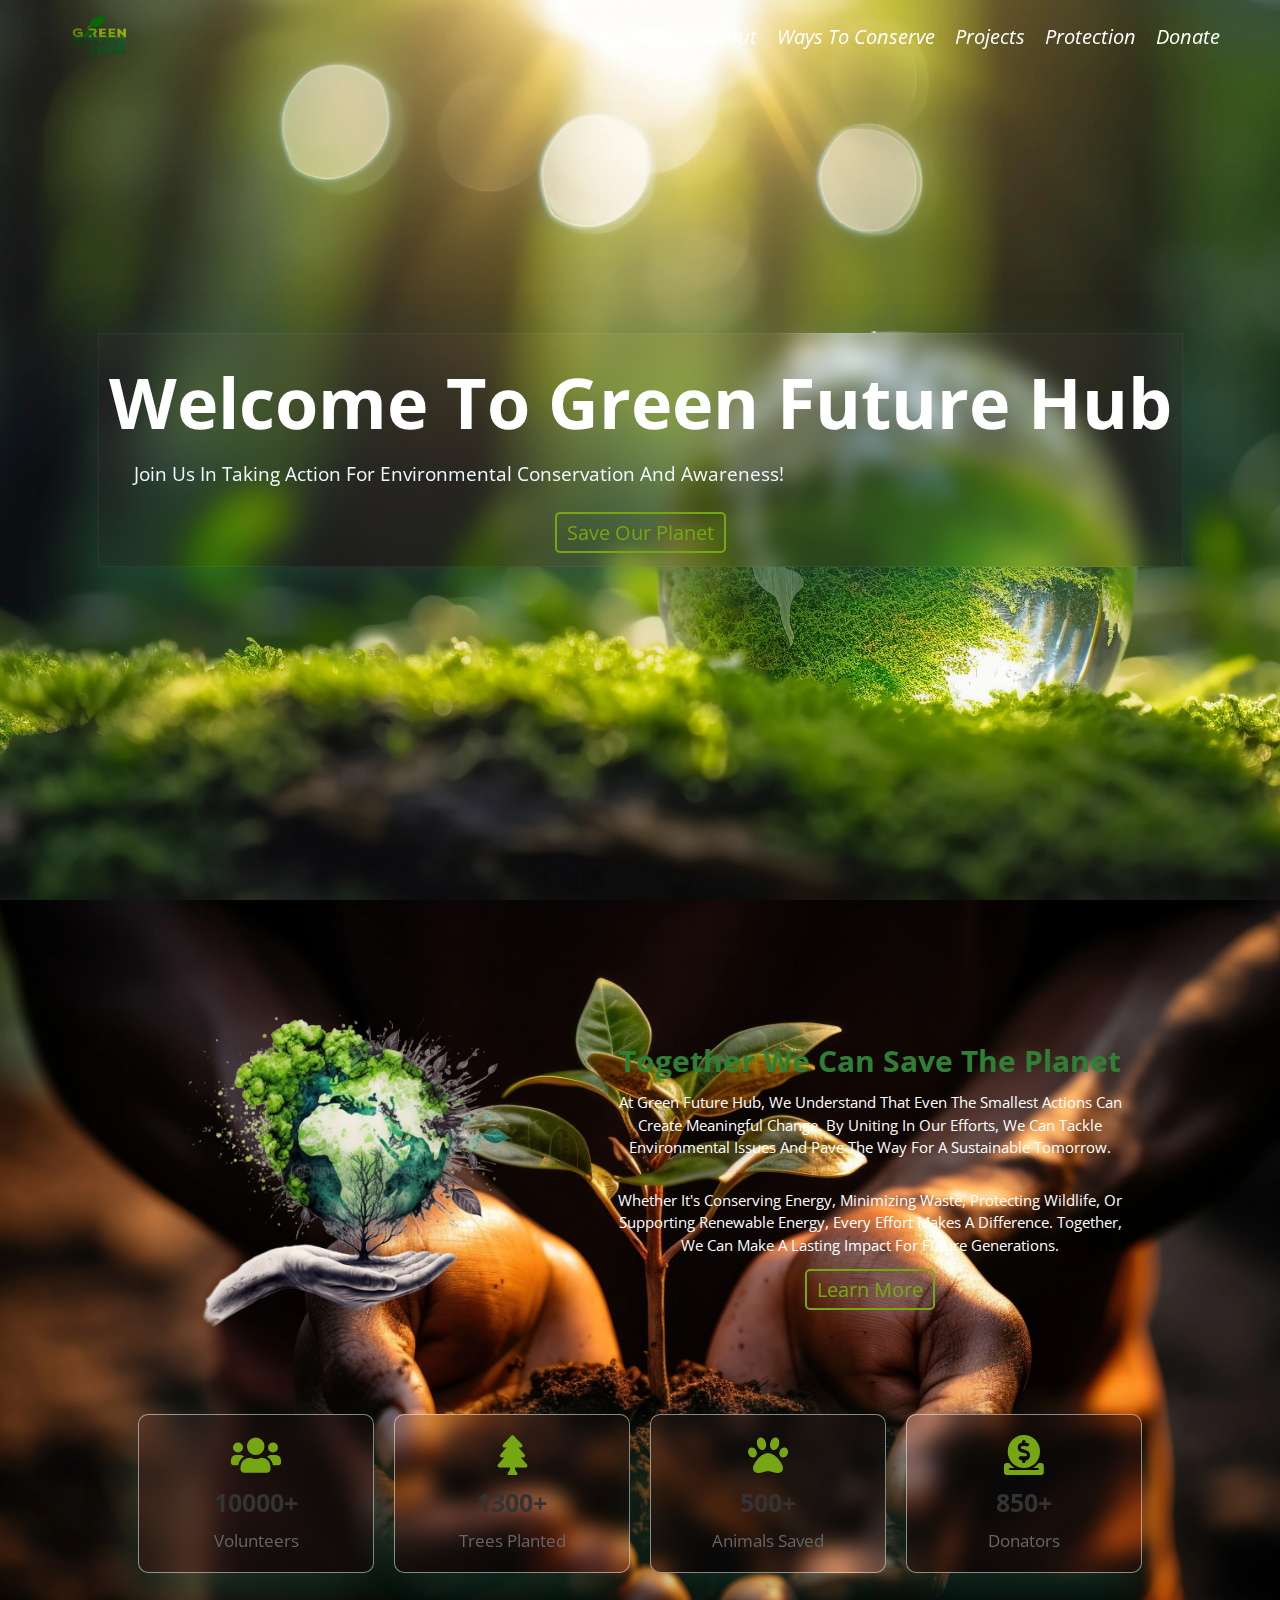
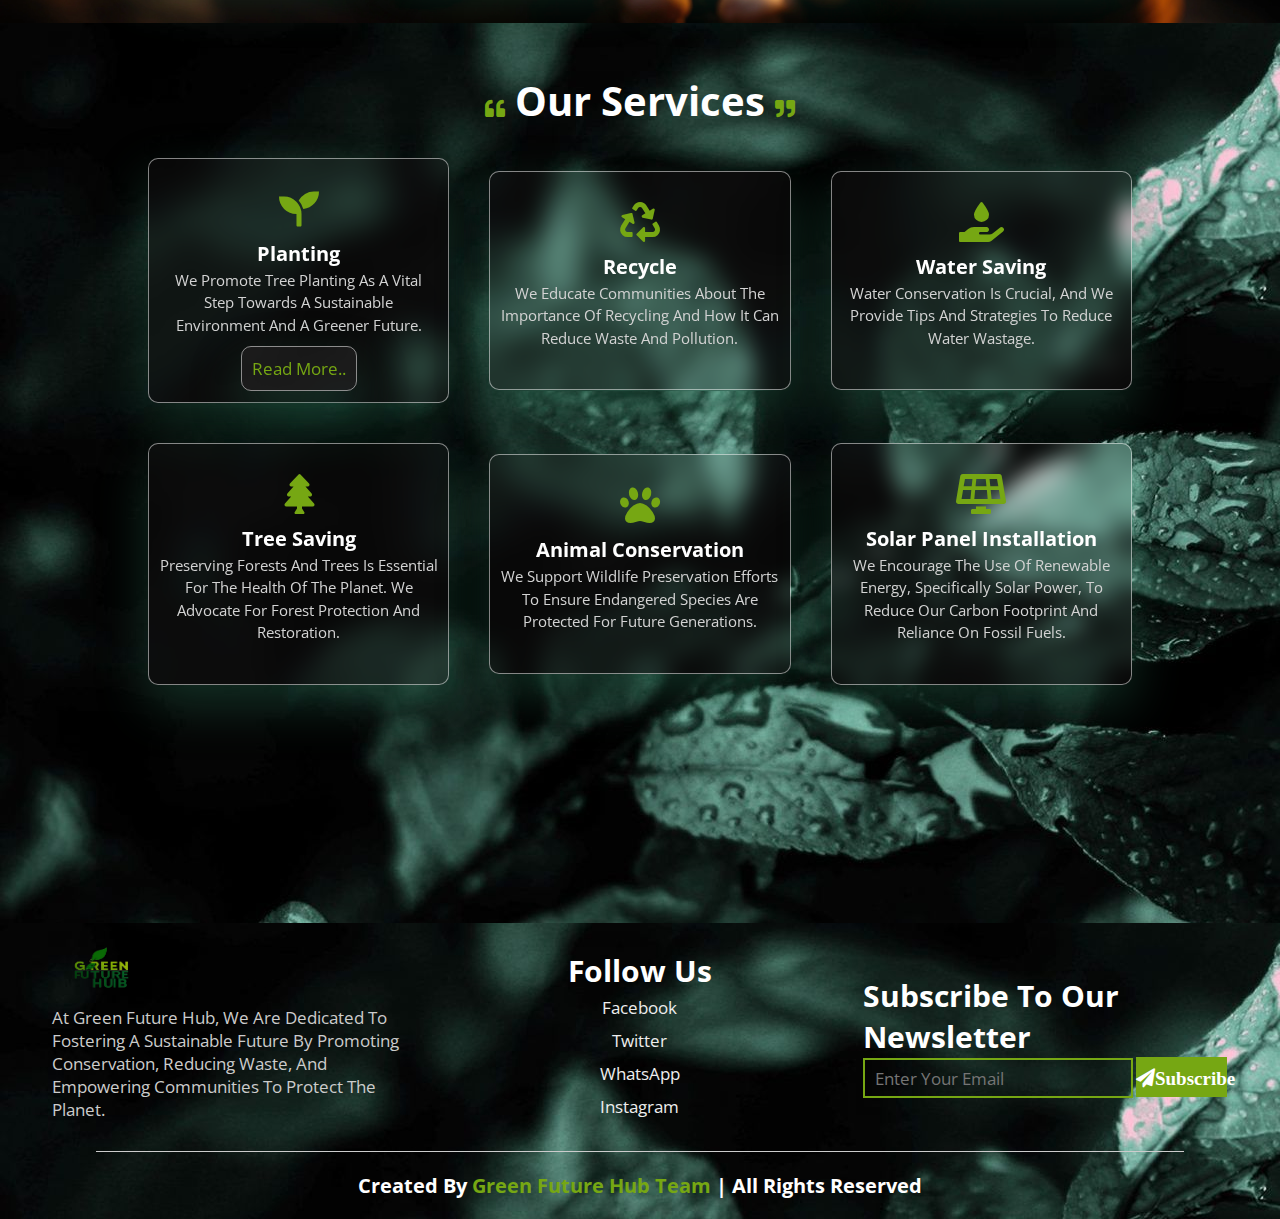
<file: index.html>
<!DOCTYPE html>
<html lang="en">
<head>
    <meta charset="UTF-8">
    <meta name="viewport" content="width=device-width, initial-scale=1.0">
    <title>Green Future Hub Project</title>
    <!-- font awesome cdn link  -->
    <link rel="stylesheet" href="https://cdnjs.cloudflare.com/ajax/libs/font-awesome/5.15.2/css/all.min.css">
    <link rel="stylesheet" href="style.css">
    <script src="script.js" defer></script>

</head>
<body>
    <!-- header section -->
    <header>
        <a href="#home"><img src="images/Black and Green Typographical Green Energy Logo.png" alt="" class="header-logo" width="200"> </a>
        <nav class="navbar">
            <ul>
                <li><a href="#home">home</a></li>
                <li><a href="about.html">About</a></li>
                <li><a href="conserve.html">Ways to Conserve</a></li>
                <li><a href="projects.html">Projects</a></li>
                <li><a href="protection.html">Protection</a></li>
                <li><a href="donate.html">Donate</a></li>
            </ul>
        </nav>
        <div class="fas fa-bars"></div>
    </header>
    <!-- header section -->
    <!-- home section -->
    <section class="home" id="home">
        <div class="content">
            <h1>Welcome to Green Future Hub</h1>
            <p style="color: aliceblue;">Join us in taking action for environmental conservation and awareness!</p>
            <a href="protection.html" class="btn">Save Our Planet</a>
        </div>
    </section>
    <!-- about section -->
    <section class="about" id="about">
        <div class="row">
            <div class="image">
                <img src="images/about.png" alt="">
            </div>
            <div class="content">
                <h3>Together We Can Save the Planet</h3>
                <p>At Green Future Hub, we understand that even the smallest actions can create meaningful change. By uniting in our efforts, we can tackle environmental issues and pave the way for a sustainable tomorrow.</p>
                <p>Whether it's conserving energy, minimizing waste, protecting wildlife, or supporting renewable energy, every effort makes a difference. Together, we can make a lasting impact for future generations.</p>
                <a href="about.html" class="btn">Learn More</a>
            </div>
            
        </div>
        <div class="box-container">
            <div class="box">
                <i class="fas fa-users"></i>
                <h3>10000+</h3>
                <p>volunteers</p>
            </div>
            <div class="box">
                <i class="fas fa-tree"></i>
                <h3>1300+</h3>
                <p>trees planted</p>
            </div>
            <div class="box">
                <i class="fas fa-paw"></i>
                <h3>500+</h3>
                <p>animals saved</p>
            </div>
            <div class="box">
                <i class="fas fa-donate"></i>
                <h3>850+</h3>
                <p>donators</p>
            </div>
        </div>
    </section>
    <!-- services section -->
    <section class="services" id="services">
        <h1 class="heading"> <i class="fas fa-quote-left"></i> Our Services <i class="fas fa-quote-right"></i></h1>
        <div class="box-container">
            <div class="box">
                <div class="detail">
                    <i class="fas fa-seedling"></i>
                    <h3>Planting</h3>
                    <p>We promote tree planting as a vital step towards a sustainable environment and a greener future.</p>
                    <a href="planting.html">Read more..</a>
                </div>
            </div>
            <div class="box">
                <div class="detail">
                    <i class="fas fa-recycle"></i>
                    <h3>Recycle</h3>
                    <p>We educate communities about the importance of recycling and how it can reduce waste and pollution.</p>
                </div>
            </div>
            <div class="box">
                <div class="detail">
                    <i class="fas fa-hand-holding-water"></i>
                    <h3>Water Saving</h3>
                    <p>Water conservation is crucial, and we provide tips and strategies to reduce water wastage.</p>
                </div>
            </div>
            <div class="box">
                <div class="detail">
                    <i class="fas fa-tree"></i>
                    <h3>Tree Saving</h3>
                    <p>Preserving forests and trees is essential for the health of the planet. We advocate for forest protection and restoration.</p>
                </div>
            </div>
            <div class="box">
                <div class="detail">
                    <i class="fas fa-paw"></i>
                    <h3>Animal Conservation</h3>
                    <p>We support wildlife preservation efforts to ensure endangered species are protected for future generations.</p>
                </div>
            </div>
            <div class="box">
                <div class="detail">
                    <i class="fas fa-solar-panel"></i>
                    <h3>Solar Panel Installation</h3>
                    <p>We encourage the use of renewable energy, specifically solar power, to reduce our carbon footprint and reliance on fossil fuels.</p>
                </div>
            </div>
        </div>
    </section>
 <!-- footer section -->
<section class="footer">
    <div class="box-container">
        <!-- Logo and description -->
        <div class="box">
            <a href="#"><img src="images/Black and Green Typographical Green Energy Logo.png" alt="Green Future Hub Logo" class="header-logo"></a>
            <p>At Green Future Hub, we are dedicated to fostering a sustainable future by promoting conservation, reducing waste, and empowering communities to protect the planet.</p>
        </div>

        <!-- Social media links -->
        <div class="box">
            <h3 class="share">Follow Us</h3>
            <a href="" target="_blank">Facebook</a>
            <a href="" target="_blank">Twitter</a>
            <a href="https://web.whatsapp.com/+256787893752" target="_blank">WhatsApp</a>
            <a href="" target="_blank">Instagram</a>
        </div>

        <!-- Newsletter subscription -->
        <div class="box">
            <h3 class="news">Subscribe to Our Newsletter</h3>
            <form action="">
                <input type="email" placeholder="Enter your email" required>
                <button type="submit" class="fas fa-paper-plane">Subscribe</button>
            </form>
        </div>
    </div>
    
    <h1 class="credit">Created by <span>Green Future Hub Team</span> | All Rights Reserved</h1>
</section>

</body>
</html>
</file>
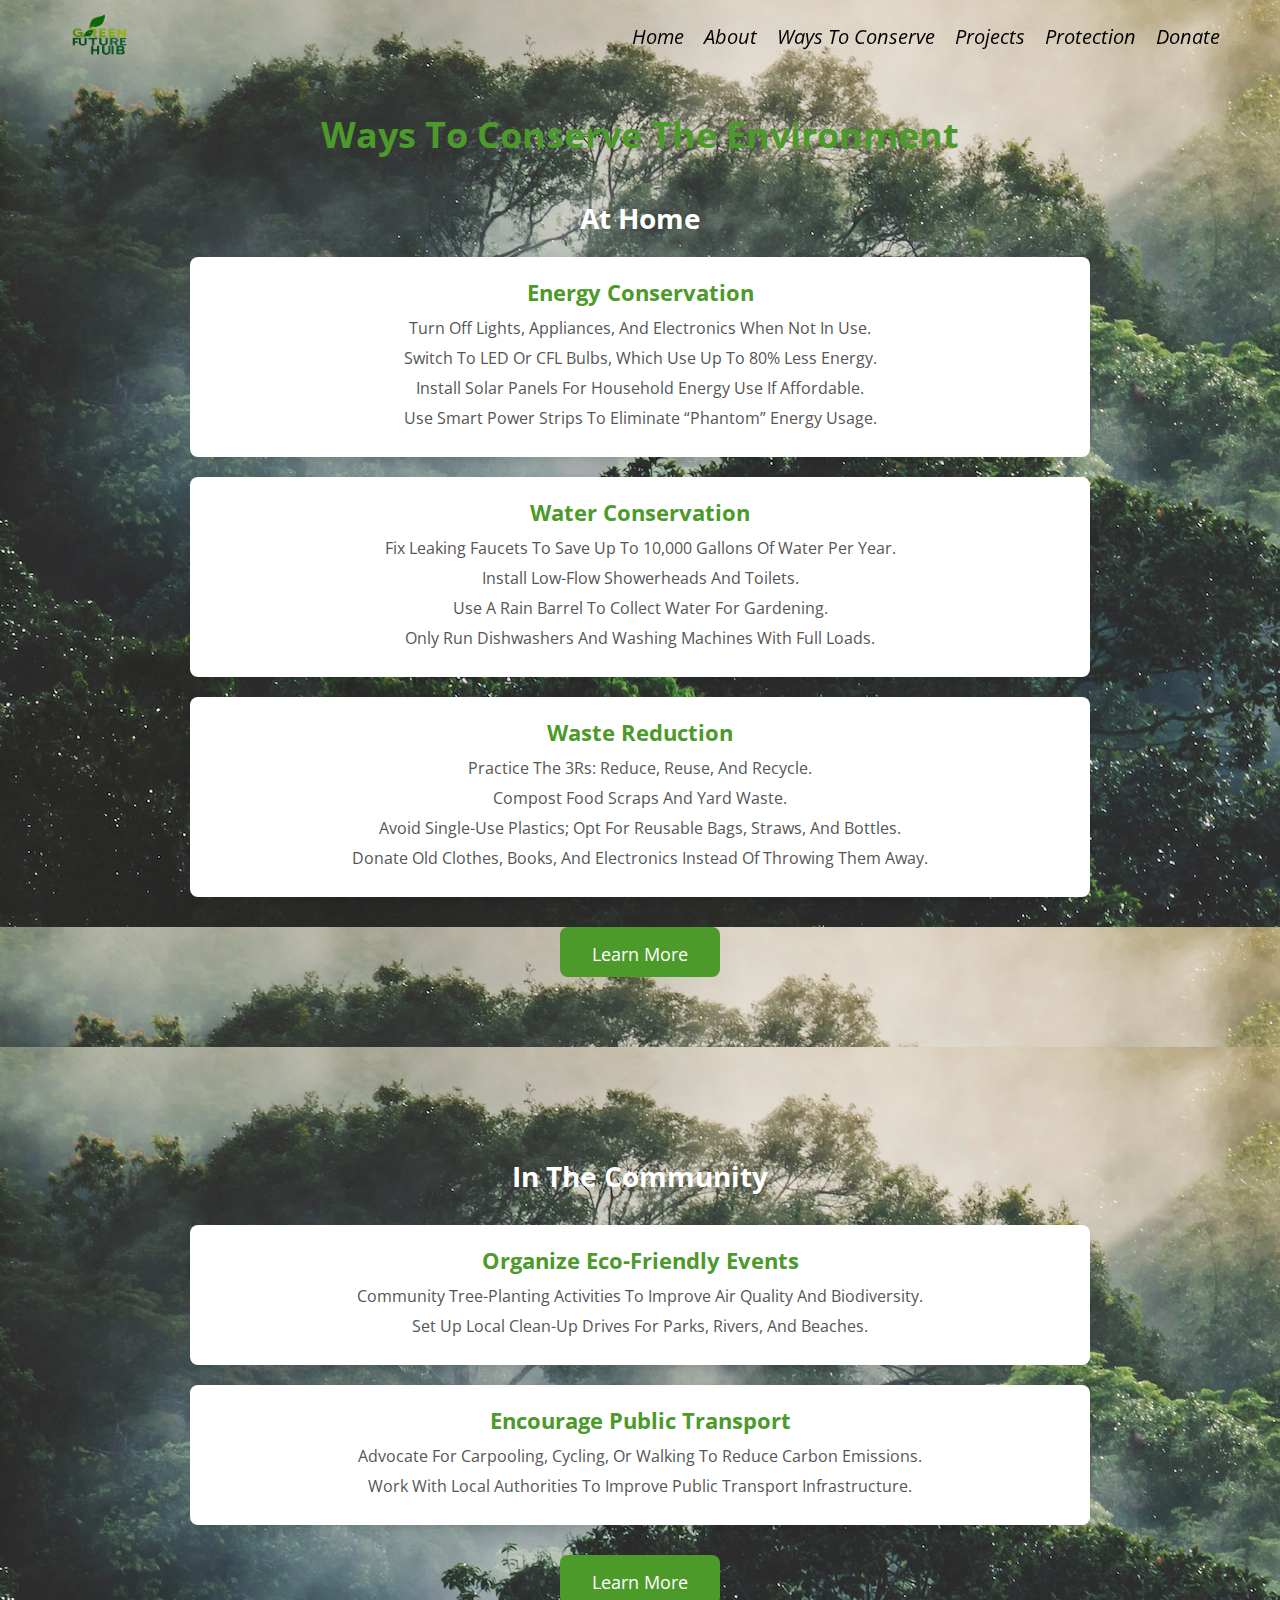
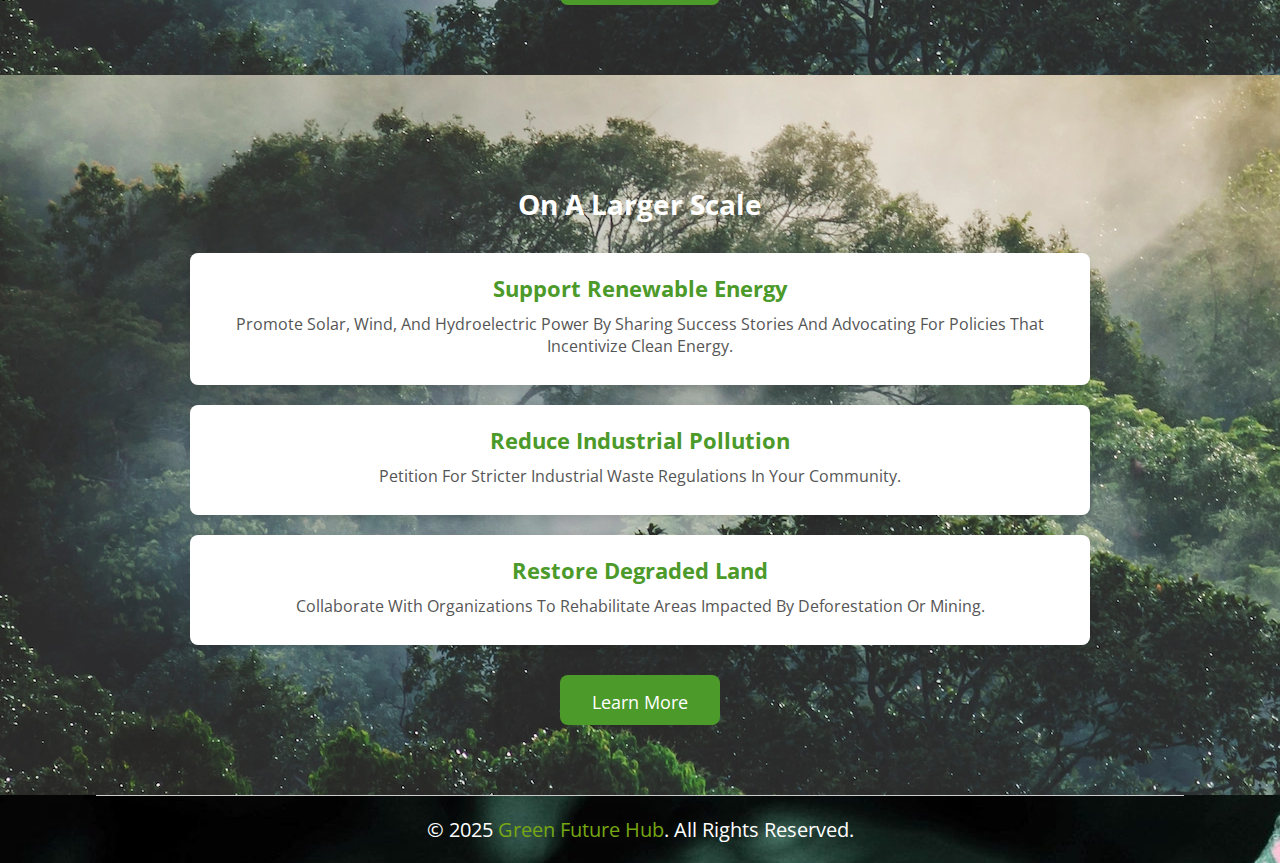
<file: conserve.html>
<!DOCTYPE html>
<html lang="en">
<head>
    <meta charset="UTF-8">
    <meta name="viewport" content="width=device-width, initial-scale=1.0">
    <title>Green Future Hub</title>
    <link rel="stylesheet" href="https://cdnjs.cloudflare.com/ajax/libs/font-awesome/5.15.2/css/all.min.css">
    <link rel="stylesheet" href="style.css"> 
    <script src="script.js" defer></script>

</head>
<body class="conserve-page">
    <!-- header section -->
    <header>
        <a href="#home"><img src="images/Black and Green Typographical Green Energy Logo.png" alt="" class="header-logo" width="200"> </a>
        <nav class="navbar">
            <ul>
                <li><a href="index.html">home</a></li>
                <li><a href="about.html">About</a></li>
                <li><a href="conserve.html">Ways to Conserve</a></li>
                <li><a href="projects.html">Projects</a></li>
                <li><a href="protection.html">Protection</a></li>
                <li><a href="donate.html">Donate</a></li>
            </ul>
        </nav>
        <div class="fas fa-bars"></div>
    </header>
    <!-- Ways to Conserve Section -->
    <section class="ways-to-conserve" id="home">
        <div class="heading">
            <h1>Ways to Conserve the Environment</h1>
        </div>

        <div class="content" >
            <h2 class="heading-conserve">At Home</h2>

            <div class="category">
                <h3>Energy Conservation</h3>
                <ul>
                    <li>Turn off lights, appliances, and electronics when not in use.</li>
                    <li>Switch to LED or CFL bulbs, which use up to 80% less energy.</li>
                    <li>Install solar panels for household energy use if affordable.</li>
                    <li>Use smart power strips to eliminate “phantom” energy usage.</li>
                </ul>
            </div>

            <div class="category">
                <h3>Water Conservation</h3>
                <ul>
                    <li>Fix leaking faucets to save up to 10,000 gallons of water per year.</li>
                    <li>Install low-flow showerheads and toilets.</li>
                    <li>Use a rain barrel to collect water for gardening.</li>
                    <li>Only run dishwashers and washing machines with full loads.</li>
                </ul>
            </div>

            <div class="category">
                <h3>Waste Reduction</h3>
                <ul>
                    <li>Practice the 3Rs: Reduce, Reuse, and Recycle.</li>
                    <li>Compost food scraps and yard waste.</li>
                    <li>Avoid single-use plastics; opt for reusable bags, straws, and bottles.</li>
                    <li>Donate old clothes, books, and electronics instead of throwing them away.</li>
                </ul>
            </div>

            <button class="btn" onclick="window.open('https://www.rainforesttrust.org/our-impact/rainforest-news/6-ways-to-help-the-environment-from-home/', '_blank')">Learn More</button>
        </div>
    </section>

    <!-- In the Community Section -->
    <section class="ways-to-conserve" id="Community">
        <div class="heading">
            <h2 class="heading-conserve">In the Community</h2>
        </div>

        <div class="content">
            <div class="category">
                <h3>Organize Eco-Friendly Events</h3>
                <ul>
                    <li>Community tree-planting activities to improve air quality and biodiversity.</li>
                    <li>Set up local clean-up drives for parks, rivers, and beaches.</li>
                </ul>
            </div>

            <div class="category">
                <h3>Encourage Public Transport</h3>
                <ul>
                    <li>Advocate for carpooling, cycling, or walking to reduce carbon emissions.</li>
                    <li>Work with local authorities to improve public transport infrastructure.</li>
                </ul>
            </div>

            <button class="btn" onclick="window.open('https://www.greenmountainenergy.com/en/why-renewable-energy/protect-the-environment', '_blank')">Learn More</button>

            
        </div>
    </section>

    <!-- On a Larger Scale Section -->
    <section class="ways-to-conserve" id="LargerScale">
        <div class="heading">
            <h2 class="heading-conserve">On a Larger Scale</h2>
        </div>

        <div class="content">
            <div class="category">
                <h3>Support Renewable Energy</h3>
                <ul>
                    <li>Promote solar, wind, and hydroelectric power by sharing success stories and advocating for policies that incentivize clean energy.</li>
                </ul>
            </div>

            <div class="category">
                <h3>Reduce Industrial Pollution</h3>
                <ul>
                    <li>Petition for stricter industrial waste regulations in your community.</li>
                </ul>
            </div>

            <div class="category">
                <h3>Restore Degraded Land</h3>
                <ul>
                    <li>Collaborate with organizations to rehabilitate areas impacted by deforestation or mining.</li>
                </ul>
            </div>

            <button class="btn" onclick="window.open('https://www.unitedplanet.org/blog/2024/11/06/how-to-conserve-the-environment', '_blank')">Learn More</button>
        </div>
    </section>
    <footer class="footer">
        <div class="credit">© 2025 <span>Green Future Hub</span>. All rights reserved.</div>
    </footer>
</body>
</html>
</file>
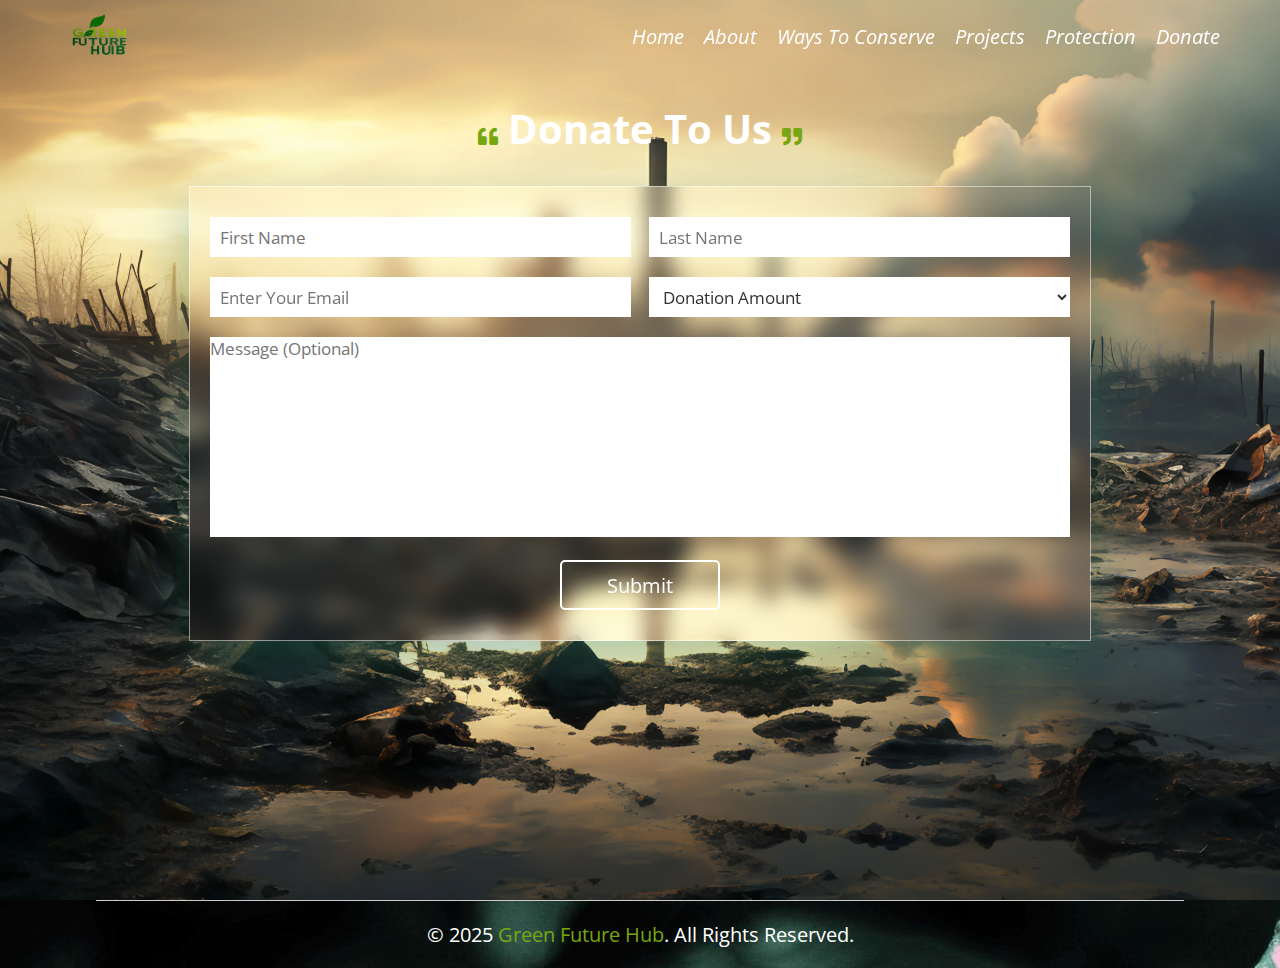
<file: donate.html>
<!DOCTYPE html>
<html lang="en">
<head>
    <meta charset="UTF-8">
    <meta name="viewport" content="width=device-width, initial-scale=1.0">
    <title>Donate</title>
    <link rel="stylesheet" href="https://cdnjs.cloudflare.com/ajax/libs/font-awesome/5.15.2/css/all.min.css">
    <link rel="stylesheet" href="style.css">
    <script src="script.js" defer></script>

</head>
<body>
    <!-- header section -->
    <header>
        <a href="#home"><img src="images/Black and Green Typographical Green Energy Logo.png" alt="" class="header-logo" width="200"> </a>
        <nav class="navbar">
            <ul>
                <li><a href="index.html">home</a></li>
                <li><a href="about.html">About</a></li>
                <li><a href="conserve.html">Ways to Conserve</a></li>
                <li><a href="projects.html">Projects</a></li>
                <li><a href="protection.html">Protection</a></li>
                <li><a href="donate.html">Donate</a></li>
            </ul>
        </nav>
        <div class="fas fa-bars"></div>
    </header>
    <section class="donate" id="donate">
        <h1 class="heading"> <i class="fas fa-quote-left"></i> Donate To Us <i class="fas fa-quote-right"></i></h1>
        <!-- <div class="video-container">
            <video src="images/video.mp4" loop autoplay muted></video>
        </div> -->
        <div class="form-container">
            <form action="">
                <div class="inputBox">
                    <input type="text" placeholder="First Name">
                    <input type="text" placeholder="Last Name">
                </div>
                <div class="inputBox">
                    <input type="email" placeholder="enter your email">
                    <select name="" id="">
                        <option value="" selected disabled>donation amount</option>
                        <option value="">$5</option>
                        <option value="">$10</option>
                        <option value="">$15</option>
                        <option value="">$20</option>

                    </select>
                </div>
                <textarea name="" id="" cols="30" rows="10" placeholder="message (optional)"></textarea>
                <input type="submit" class="btn">
            </form>
        </div>
    </section>
    <footer class="footer">
        <div class="credit">© 2025 <span>Green Future Hub</span>. All rights reserved.</div>
    </footer>
</body>
</html>
</file>
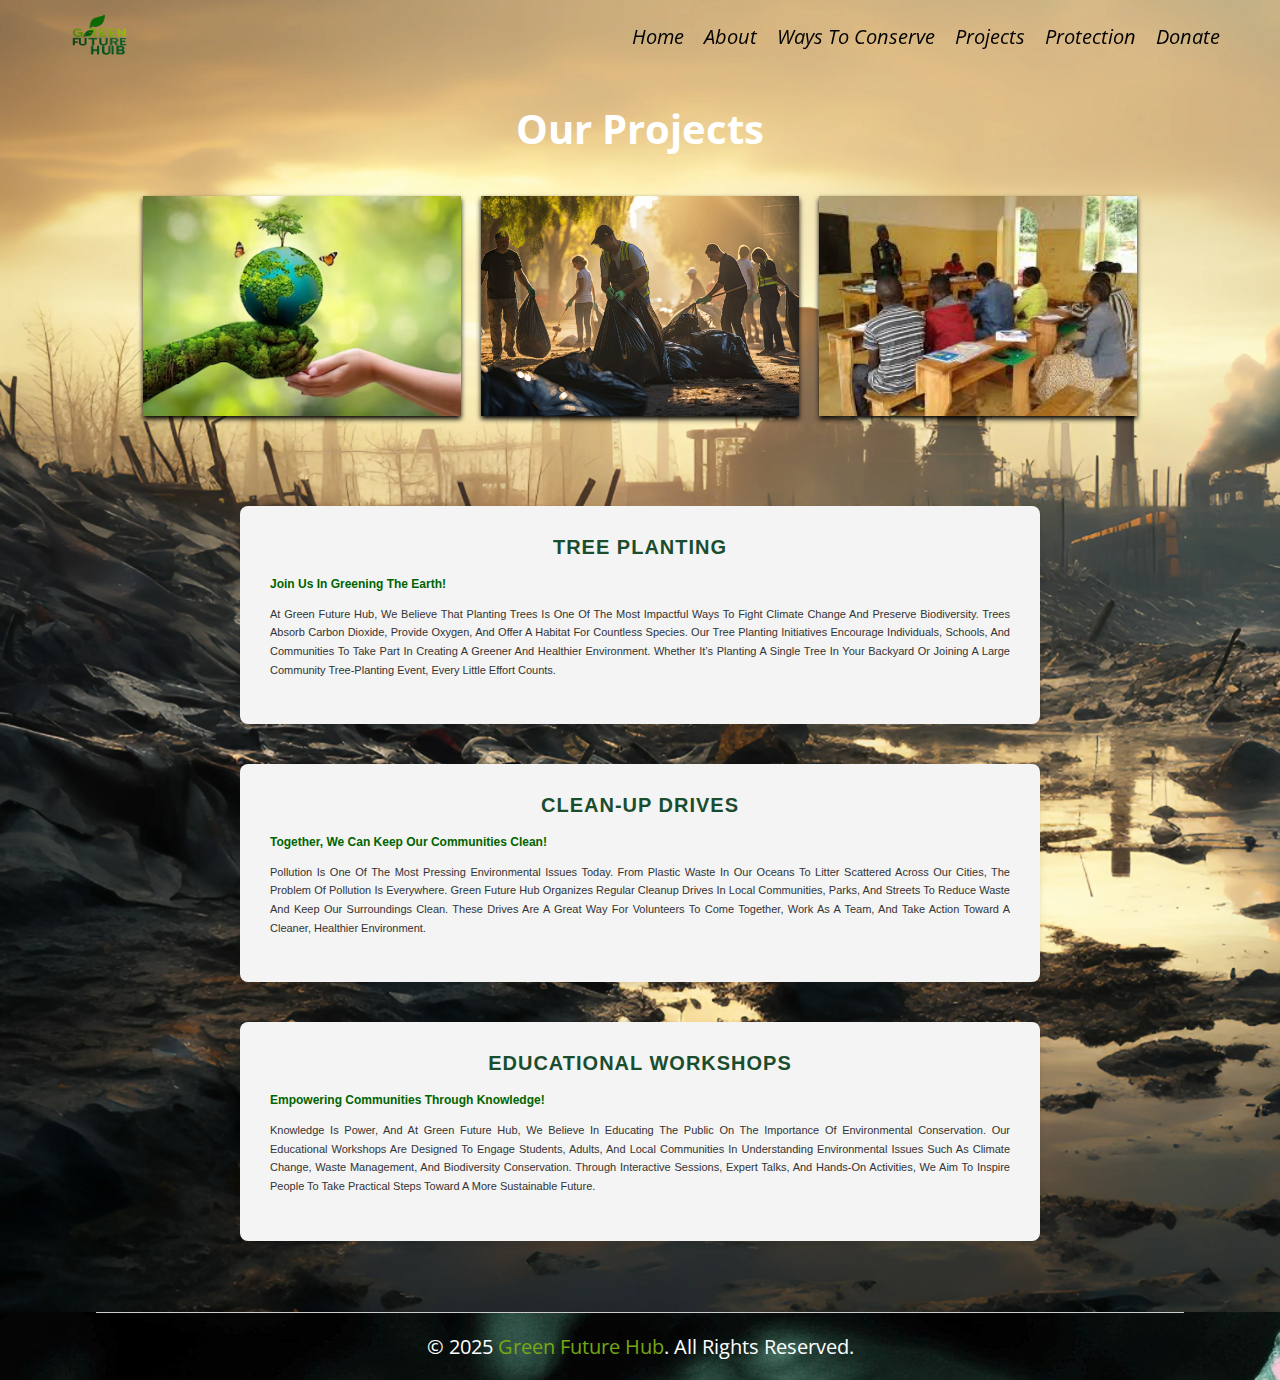
<file: projects.html>
<!DOCTYPE html>
<html lang="en">
<head>
    <meta charset="UTF-8">
    <meta name="viewport" content="width=device-width, initial-scale=1.0">
    <title>Projects</title>
    <link rel="stylesheet" href="https://cdnjs.cloudflare.com/ajax/libs/font-awesome/5.15.2/css/all.min.css">
    <link rel="stylesheet" href="style.css">
    <script src="script.js" defer></script>
</head>
<body class="projects-page">
     <!-- header section -->
     <header>
        <a href="#home"><img src="images/Black and Green Typographical Green Energy Logo.png" alt="" class="header-logo" width="200"> </a>
        <nav class="navbar">
            <ul>
                <li><a href="index.html">home</a></li>
                <li><a href="about.html">About</a></li>
                <li><a href="conserve.html">Ways to Conserve</a></li>
                <li><a href="projects.html">Projects</a></li>
                <li><a href="protection.html">Protection</a></li>
                <li><a href="donate.html">Donate</a></li>
            </ul>
        </nav>
        <div class="fas fa-bars"></div>
    </header>
    <section class="projects">
        <h2 class="heading">Our Projects</h2>
        <div class="box-container">
            <div class="thumbnail">
                <img src="images/project.avif" alt="Tree Planting">
                <div class="icons">
                    <a href="#">Tree Planting</a>
                </div>
            </div>
            <div class="thumbnail">
                <img src="images/clean.jpeg" alt="Clean-up Drive">
                <div class="icons">
                    <a href="#">Clean-up Drives</a>
                </div>
            </div>
            <div class="thumbnail">
                <img src="images/workshops.jpeg" alt="Educational Workshops">
                <div class="icons">
                    <a href="#">Educational Workshops</a>
                </div>
            </div>
        </div>

        <!-- Descriptive Content Below the Images -->
        <div class="projects-description">
            <div class="description">
                <h3>Tree Planting</h3>
                <p>Join Us in Greening the Earth!</p>
                <p>At Green Future Hub, we believe that planting trees is one of the most impactful ways to fight climate change and preserve biodiversity. Trees absorb carbon dioxide, provide oxygen, and offer a habitat for countless species. Our tree planting initiatives encourage individuals, schools, and communities to take part in creating a greener and healthier environment. Whether it’s planting a single tree in your backyard or joining a large community tree-planting event, every little effort counts.</p>
            </div>
            <div class="description">
                <h3>Clean-up Drives</h3>
                <p>Together, We Can Keep Our Communities Clean!</p>
                <p>Pollution is one of the most pressing environmental issues today. From plastic waste in our oceans to litter scattered across our cities, the problem of pollution is everywhere. Green Future Hub organizes regular cleanup drives in local communities, parks, and streets to reduce waste and keep our surroundings clean. These drives are a great way for volunteers to come together, work as a team, and take action toward a cleaner, healthier environment.</p>
            </div>
            <div class="description">
                <h3>Educational Workshops</h3>
                <p>Empowering Communities Through Knowledge!</p>
                <p>Knowledge is power, and at Green Future Hub, we believe in educating the public on the importance of environmental conservation. Our educational workshops are designed to engage students, adults, and local communities in understanding environmental issues such as climate change, waste management, and biodiversity conservation. Through interactive sessions, expert talks, and hands-on activities, we aim to inspire people to take practical steps toward a more sustainable future.</p>
            </div>
        </div>
    </section>
    <footer class="footer">
        <div class="credit">© 2025 <span>Green Future Hub</span>. All rights reserved.</div>
    </footer>
</body>
</html>
</file>
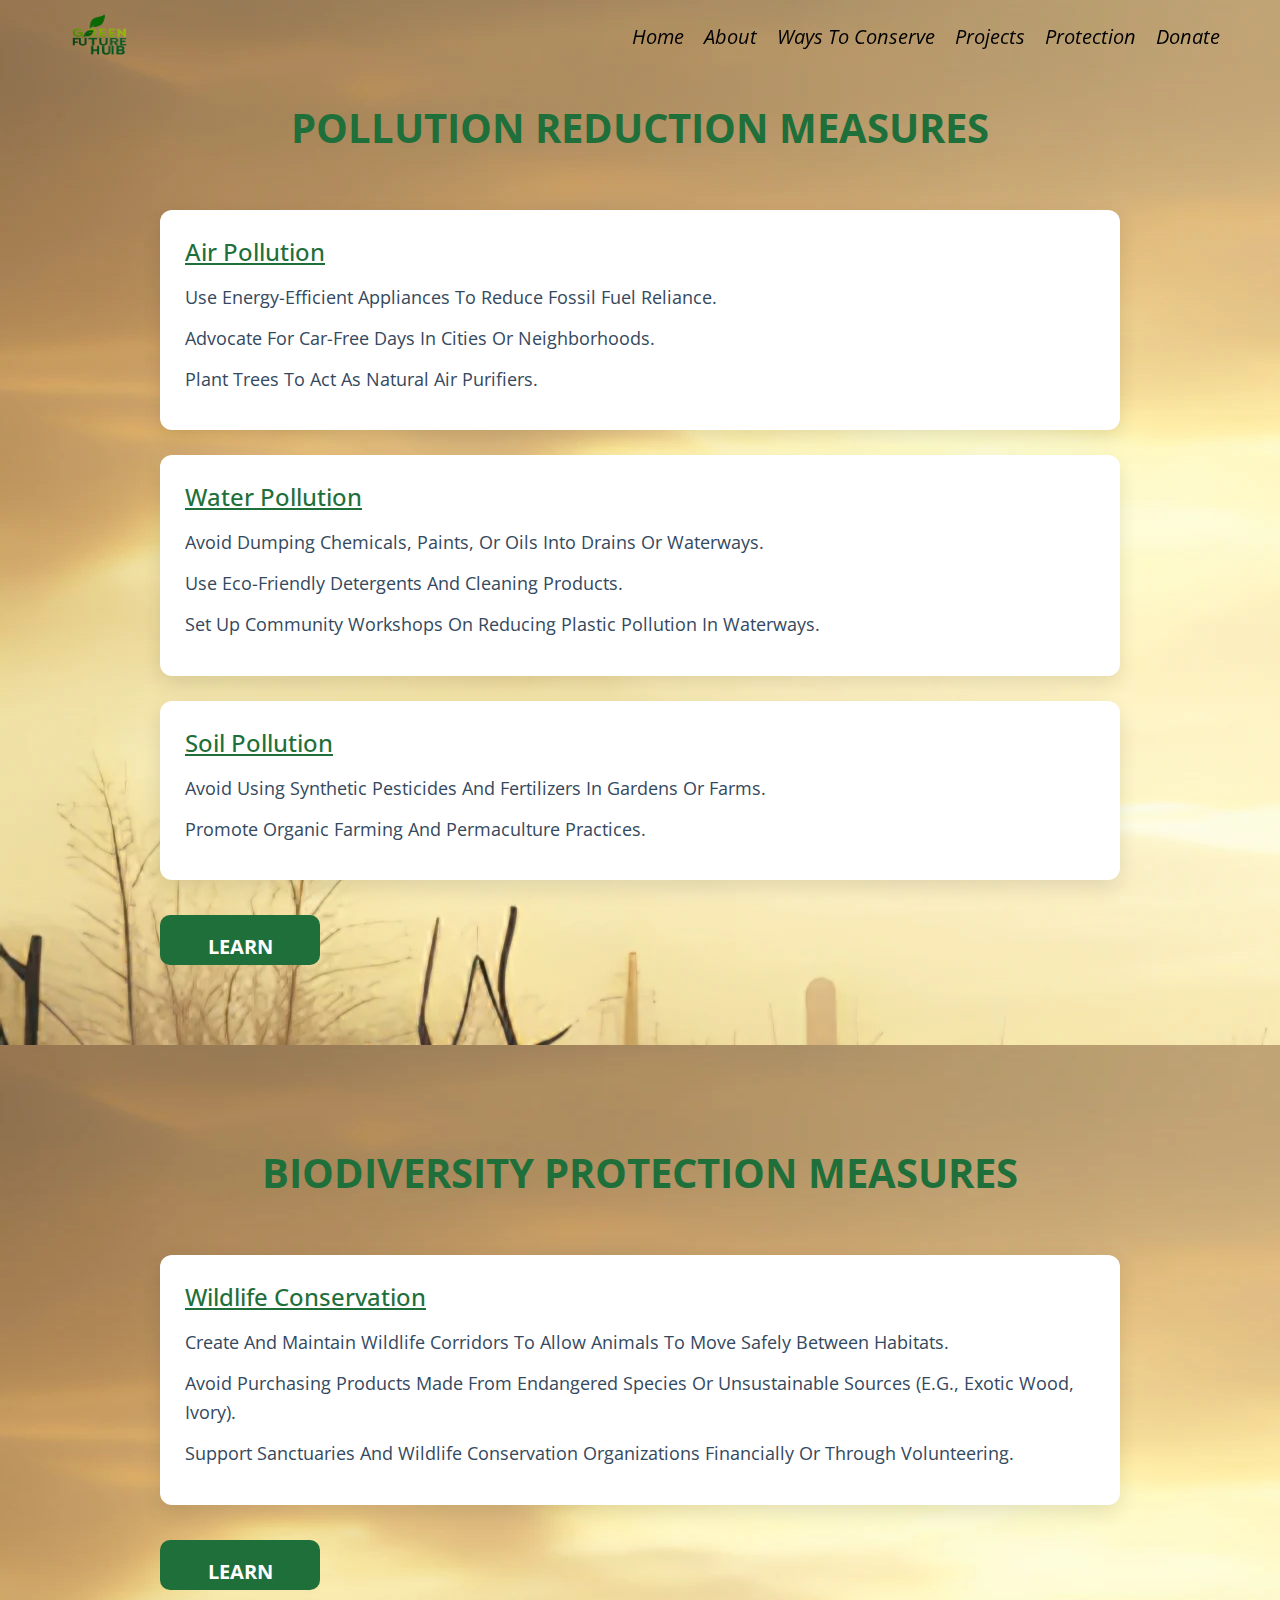
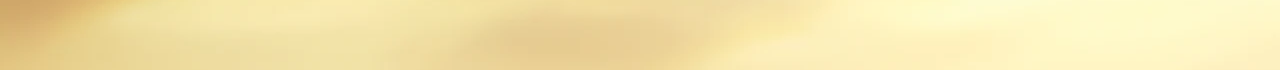
<file: protection.html>
<!DOCTYPE html>
<html lang="en">
<head>
    <meta charset="UTF-8">
    <meta name="viewport" content="width=device-width, initial-scale=1.0">
    <title>Green Future Hub</title>
    <link rel="stylesheet" href="https://cdnjs.cloudflare.com/ajax/libs/font-awesome/5.15.2/css/all.min.css">
    <link rel="stylesheet" href="style.css">
    <script src="script.js" defer></script>

</head>
<body class="conserve-page">
    <!-- header section -->
    <header>
        <a href="#home"><img src="images/Black and Green Typographical Green Energy Logo.png" alt="" class="header-logo" width="200"> </a>
        <nav class="navbar">
            <ul>
                <li><a href="index.html">home</a></li>
                <li><a href="about.html">About</a></li>
                <li><a href="conserve.html">Ways to Conserve</a></li>
                <li><a href="projects.html">Projects</a></li>
                <li><a href="protection.html">Protection</a></li>
                <li><a href="donate.html">Donate</a></li>
            </ul>
        </nav>
        <div class="fas fa-bars"></div>
    </header>

    <!-- Pollution Reduction Measures Section -->
    <section class="conservation-measures" id="pollution-reduction">
        <div class="heading">
            <h1>Pollution Reduction Measures</h1>
        </div>

        <div class="content">
            <!-- Air Pollution -->
            <div class="category">
                <h3>Air Pollution</h3>
                <ul>
                    <li>Use energy-efficient appliances to reduce fossil fuel reliance.</li>
                    <li>Advocate for car-free days in cities or neighborhoods.</li>
                    <li>Plant trees to act as natural air purifiers.</li>
                </ul>
            </div>

            <!-- Water Pollution -->
            <div class="category">
                <h3>Water Pollution</h3>
                <ul>
                    <li>Avoid dumping chemicals, paints, or oils into drains or waterways.</li>
                    <li>Use eco-friendly detergents and cleaning products.</li>
                    <li>Set up community workshops on reducing plastic pollution in waterways.</li>
                </ul>
            </div>

            <!-- Soil Pollution -->
            <div class="category">
                <h3>Soil Pollution</h3>
                <ul>
                    <li>Avoid using synthetic pesticides and fertilizers in gardens or farms.</li>
                    <li>Promote organic farming and permaculture practices.</li>
                </ul>
            </div>

            <button class="btn" onclick="window.open('https://www.dcceew.gov.au/environment/protection/npi/reducing-pollution', '_blank')">Learn More</button>
        </div>
    </section>

    <!-- Biodiversity Protection Measures Section -->
    <section class="conservation-measures" id="biodiversity-protection">
        <div class="heading">
            <h1>Biodiversity Protection Measures</h1>
        </div>

        <div class="content">
            <div class="category">
                <h3>Wildlife Conservation</h3>
                <ul>
                    <li>Create and maintain wildlife corridors to allow animals to move safely between habitats.</li>
                    <li>Avoid purchasing products made from endangered species or unsustainable sources (e.g., exotic wood, ivory).</li>
                    <li>Support sanctuaries and wildlife conservation organizations financially or through volunteering.</li>
                </ul>
            </div>

            <button class="btn" onclick="window.open('https://en.wikipedia.org/wiki/Wildlife_conservation', '_blank')">Learn More</button>
        </div>
    </section>

</body>
</html>
</file>
<file: style.css>
@import url('https://fonts.googleapis.com/css2?family=Open+Sans:wght@300;400;600&display=swap');
:root{
    --green: #76a713;
}
*{
    font-family: 'Open Sans', sans-serif;
    margin: 0;
    padding: 0;
    box-sizing: border-box;
    text-transform: capitalize;
    text-decoration: none;
    transition: all .5s cubic-bezier(.37,1.14,.26,1.24);
}
*::selection{
    background-color: var(--green);
    color: #fff;
}
html{
    font-size: 62.5%;
    overflow-x: hidden;
    scroll-behavior: smooth;
    scroll-padding-top: 4rem;
}
.donate, .projects{
    padding: 4% 6%;
    background-image: url('images/pollution.webp');
    background-size: cover;
    background-repeat: no-repeat;
}

/* Ways to Conserve Section */
.ways-to-conserve {
    background-image: url('images/trees.webp');
    padding: 60px 20px;
    text-align: center;
}

/* Heading Style */
.ways-to-conserve .heading h1 {
    font-size: 36px;
    color: #4c9a2a;
    margin-bottom: 30px;
}

/* Content Styling */
.ways-to-conserve .content {
    max-width: 900px;
    margin: 0 auto;
}

.ways-to-conserve h2 {
    font-size: 28px;
    color: white;
    margin-bottom: 20px;
}

/* Category Styling */
.ways-to-conserve .category {
    background-color: #fff;
    padding: 20px;
    margin-bottom: 20px;
    border-radius: 8px;
    box-shadow: 0 4px 10px rgba(0, 0, 0, 0.1);
}

.ways-to-conserve .category h3 {
    font-size: 22px;
    color: #4c9a2a;
    margin-bottom: 10px;
}

.ways-to-conserve .category ul {
    list-style-type: none;
    padding: 0;
}

.ways-to-conserve .category ul li {
    font-size: 16px;
    color: #555;
    margin-bottom: 8px;
}

/* Button Styling */
.ways-to-conserve .btn {
    background-color: #4c9a2a;
    color: white;
    font-size: 18px;
    padding: 15px 30px;
    border: none;
    border-radius: 8px;
    cursor: pointer;
    transition: background-color 0.3s ease;
}


section.meet-team {
    background-color: #ebba95;
}
.meet-team h2{
    font-size: 3rem;
    margin-bottom: 30px;
    color: #2f8035;
}
.about {
    background-image: url('images/black.webp');
    background-size: cover;
    padding: 40px 10%;
    text-align: center;
}

.about h2 {
    font-size: 3rem;
    margin-bottom: 30px;
    color: #2f8035;
}

.about .row {
    display: flex;
    justify-content: space-between;
    align-items: center;
    flex-wrap: wrap;
}

.about .content {
    flex: 1;
    padding: 20px;
}

.about .image {
    flex: 1;
    max-width: 45%;
}

.about .image img {
    width: 100%;
    border-radius: 10px;
}

.about .content p {
    font-size: 1.1rem;
    margin-bottom: 20px;
    color: #555;
}

.btn {
    background-color: #4CAF50;
    color: white;
    padding: 12px 25px;
    border: none;
    cursor: pointer;
    font-size: 1rem;
    text-align: center;
    margin-top: 20px;
    text-decoration: none;
}

.btn:hover {
    background-color: #45a049;
}

.our-values, .meet-team, .contact-info {
    background-color: #f1f1f1;
    padding: 40px 10%;
    text-align: center;
    margin-top: 40px;
}

.our-values h3, .meet-team h3, .contact-info h3 {
    font-size: 2rem;
    color: #333;
    margin-bottom: 20px;
}

.team-member {
    display: inline-block;
    margin: 20px;
    width: 200px;
    text-align: center;
}

.team-member img {
    width: 100%;
    border-radius: 50%;
    margin-bottom: 10px;
}

.team-member h4 {
    font-size: 1.5rem;
    color: #000000;
}

.team-member p {
    font-size: 1.2rem;
    color: #2c2828;
}

.ways-to-conserve .btn:hover {
    background-color: #388a20;
}
/* Conservation Measures Section */
.conservation-measures {
    background-color: #f0f8ff;
    background-image: url('images/pollution.webp');
    padding: 50px 30px;
    text-align: left;
    font-family: 'Arial', sans-serif;
}
/* Heading Style */
.conservation-measures .heading h1 {
    font-size: 40px;
    color: #1f6f3a;
    margin-bottom: 25px;
    text-transform: uppercase;
    font-weight: bold;
}

/* Content Styling */
.conservation-measures .content {
    max-width: 1000px;
    margin: 0 auto;
    padding: 20px;
}

.conservation-measures h2 {
    font-size: 32px;
    color: #2c3e50;
    margin-bottom: 30px;
    font-weight: 600;
}

/* Category Styling */
.conservation-measures .category {
    background-color: #ffffff;
    padding: 25px;
    margin-bottom: 25px;
    border-radius: 12px;
    box-shadow: 0 8px 20px rgba(0, 0, 0, 0.1);
    transition: box-shadow 0.3s ease, transform 0.3s ease;
}

.conservation-measures .category:hover {
    transform: translateY(-5px);
    box-shadow: 0 12px 30px rgba(0, 0, 0, 0.15);
}

.conservation-measures .category h3 {
    font-size: 24px;
    color: #1f6f3a;
    margin-bottom: 15px;
    font-weight: 500;
    text-decoration: underline;
}

/* Category List Styling */
.conservation-measures .category ul {
    list-style-type: none;
    padding: 0;
    margin: 0;
}

.conservation-measures .category ul li {
    font-size: 18px;
    color: #34495e;
    margin-bottom: 12px;
    line-height: 1.6;
}

/* Button Styling */
.conservation-measures .btn {
    background-color: #1f6f3a;
    color: white;
    font-size: 20px;
    padding: 18px 35px;
    border: none;
    border-radius: 10px;
    cursor: pointer;
    text-transform: uppercase;
    font-weight: bold;
    transition: background-color 0.3s ease, transform 0.2s ease;
    display: inline-block;
}

.conservation-measures .btn:hover {
    background-color: #145c2e;
    transform: scale(1.05);
}

.conservation-measures .btn:focus {
    outline: none;
    box-shadow: 0 0 0 2px #ff9f00;
}

.btn{
    height: 5rem;
    width: 16rem;
    background: none;
    outline: none;
    border: .2rem solid var(--green);
    color: var(--green);
    font-size: 2rem;
    margin: 1rem 0;
    cursor: pointer;
    overflow: hidden;
    z-index: 0;
    position: relative;
    padding: .5rem 1rem;
    border-radius: 5px;
}
.btn::before,
.btn::after{
    position: absolute;
    content: '';
    top: 0;
    left: 0;
    height: 100%;
    width: 100%;
    background-color: var(--green);
    z-index: -1;
    transition: all .5s cubic-bezier(.37,1.14,.26,1.24);
}
.btn::before{
    clip-path: polygon(0 0, 0 0, 0 0);
}
.btn:hover::before{
    clip-path: polygon(0 0, 0 100%, 100% 0);
}
.btn::after{
    clip-path: polygon(100% 100%, 100% 100%, 100% 100%);
}
.btn:hover::after{
    clip-path: polygon(100% 0%, 0% 100%, 100% 100%);
}
.btn:hover{
    color: #fff;
}
.heading{
    text-align: center;
    font-size: 4rem;
    color: white;
    padding: 1rem;
    padding-top: 5rem;
}
.heading i{
    color: #76a713;
    font-size: 2rem;
}
header{
    position: fixed;
    display: flex;
    align-items: center;
    justify-content: space-between;
    top: 0;
    left: 0;
    z-index: 100;
    padding: 1rem 5rem;
    width: 100%;
}
header .navbar ul{
    display: flex;
    align-items: center;
    justify-content: space-between;
    list-style: none;
}
header .navbar ul li{
    margin: 0 1rem;
}
header .navbar ul li a{
    font-size: 2rem;
    color: white;
    font-style: italic;
}
header .navbar ul li a:hover{
    color: var(--green);
}
header .fa-bars{
    font-size: 3rem;
    color: #000;
    cursor: pointer;
    display: none;
}
.home{
    min-height: 100vh;
    display: flex;
    align-items: center;
    justify-content: center;
    background-image: url('images/Back.webp');
    background-size: cover;
}
.home .content{
    text-align: center;
    padding: 1rem;
    background: rgba(255, 255, 255, 0.03);
    border: 1px solid rgba(255, 255, 255, 0.05);
    backdrop-filter: blur(11px);
    box-shadow: 0 20px 50px rgba(40, 113, 85, 0.4);
    padding: 2rem 1rem;
}
.home .content h1{
    font-size: 7rem;
    color: #fff;
}
.home .content p{
    font-size: 1.9rem;
    color: rgb(49, 43, 43);
    padding: 1rem 0;
    margin-bottom: 2rem;
    width: 70rem;
    line-height: 1.5;
}
.about .row{
    display: flex;
    align-items: center;
    justify-content: space-around;
    flex-wrap: wrap;
}
.about .row .image{
    flex: 1 1 40rem;
    padding: 2rem;
}
.about .row .image img{
    width: 100%;
}
.about .row .content{
    flex: 1 1 40rem;
    padding: 2rem;
}
.about .row .content h3{
    font-size: 3rem;
    color: #2f8035;
}
.about .row .content p{
    font-size: 1.5rem;
    color: white;
    padding: 1rem 0;
    line-height: 1.5;
    margin-bottom: 1rem;
}
.about .box-container{
    display: flex;
    align-items: center;
    justify-content: center;
    flex-wrap: wrap;
}
.about .box-container .box{
    background: rgba(255, 255, 255, 0.03);
    border: 1px solid rgba(255, 255, 255, 0.5);
    backdrop-filter: blur(11px);
    box-shadow: 0 20px 50px rgba(40, 113, 85, 0.4);
    padding: 2rem 1rem;
    flex: 1 1 20rem;
    text-align: center;
    border-radius: 10px;
    margin: 1rem;
}
.about .box-container .box i{
    color: #76a713;
    font-size: 4rem;
}
.about .box-container .box h3{
    color: #333;
    font-size: 2.5rem;
    padding: 1rem 0;
}
.about .box-container .box p{
    color: #666;
    font-size: 1.7rem;
}
.services{
    background-image: url('images/footer.jpg');
    min-height: 100vh;
}
.services .heading{
    color: #fff;
}
.services .box-container{
    display: flex;
    align-items: center;
    justify-content: center;
    flex-wrap: wrap;
    width: 80%;
    margin: 0 auto;
}
.services .box-container .box{
    background: rgba(255, 255, 255, 0.03);
    border: 1px solid rgba(255, 255, 255, 0.5);
    backdrop-filter: blur(11px);
    box-shadow: 0 20px 50px rgba(40, 113, 85, 0.4);
    padding: 2rem 1rem;
    flex: 1 1 25rem;
    text-align: center;
    border-radius: 10px;
    margin: 2rem;
    cursor: pointer;
    line-height: 1.5;
}
.services .box-container .box i{
    color: var(--green);
    font-size: 4rem;
    padding: 1rem 0;
}
.services .box-container .box h3{
    color: #fff;
    font-size: 2rem;
}
.services .box-container .box p{
    color: lightgray;
    font-size: 1.5rem;
    line-height: 1.5;
    margin-bottom: 2rem;
}
.services .box-container .box a{
    background: rgba(255, 255, 255, 0.03);
    border: 1px solid rgba(255, 255, 255, 0.5);
    backdrop-filter: blur(11px);
    box-shadow: 0 20px 50px rgba(40, 113, 85, 0.4);
    padding: 1rem;
    border-radius: 10px;
    color: #76a713;
    font-size: 1.7rem;
}
.services .box-container .box a:hover{
    background: rgba(255, 255, 255, 0.3);
}
.services .box-container .box:hover{
    box-shadow: 0 .3rem .5rem rgba(0,0,0,.3);
}
.projects{
    min-height: 100vh;
}
.projects .box-container{
    display: flex;
    align-items: center;
    justify-content: center;
    flex-wrap: wrap;
    padding: 2rem 0;
    width: 90%;
    margin: 0 auto;
}
.projects .box-container .thumbnail{
    flex: 1 1 30rem;
    height: 22rem;
    box-shadow: 0 .3rem .5rem #000;
    overflow: hidden;
    position: relative;
    margin: 1rem;
    cursor: pointer;
}
.projects .box-container .thumbnail img{
    height: 100%;
    width: 100%;
    object-fit: cover;
}
.projects .box-container .thumbnail .icons{
    height: 100%;
    width: 100%;
    position: absolute;
    top: 100%;
    left: 0;
    display: flex;
    align-items: flex-end;
    justify-content: space-around;
    background: linear-gradient(transparent, rgba(0, 0, 0, 0.7));
    transform: scale(0);
}
.projects .box-container .thumbnail:hover .icons{
    top: 0;
    transform: scale(1);
}
.projects .box-container .thumbnail a{
    font-size: 3rem;
    color: #fff;
    margin: 2rem 0;
    transform: translateY(13rem);
    transition-delay: calc(.2s * var(--i));
}
.projects .box-container .thumbnail:hover .icons a{
    transform: translateY(0);
}
.lightbox{
    position: fixed;
    left: 0;
    top: 0;
    background-image: url('images/bg0.jpg');
    background-repeat: no-repeat;
    background-size: cover;
    width: 100%;
    height: 100%;
    z-index: 200;
    display: none;
    justify-content: center;
    align-items: center;
}
.lightbox.open{
    display: -ms-flexbox;
    display: flex;
}
.lightbox-content{
    position: relative;
    text-align: center;
}
.lightbox-content img{
    height: auto;
    width: auto;
    max-width: 100%;
    height: 600px;
    cursor: pointer;
    padding: 1rem;
    position: relative;
}
.lightbox-close{
    position: absolute;
    height: 40px;
    width: 40px;
    border-radius: 50%;
    color: #fff;
    display: flex;
    align-items: center;
    justify-content: center;
    right: -40px;
    top: -45px;
    cursor: pointer;
    font-size: 30px;
    background-color: #76a713;
}
.lightbox-close:hover,
.lightbox-control .prev:hover,
.lightbox-control .next:hover{
    background-color: crimson;
}
.lightbox-control .prev,
.lightbox-control .next{
    position: absolute;
    position: absolute;
    height: 50px;
    width: 50px;
    border-radius: 50%;
    color: #fff;
    display: flex;
    align-items: center;
    justify-content: center;
    background-color: #76a713;
    cursor: pointer;
}

.lightbox-control .prev .fa,
.lightbox-control .next .fa{
    font-size: 20px;
    line-height: 50pc;
}
.lightbox-control .prev{
    left: 30px;
}
.lightbox-control .next{
    right: 30px;
}
.donate{
    position: relative;
    z-index: 0;
    min-height: 100vh;
    padding-bottom: 3rem;
}
.donate .heading{
    color: #fff;
}
.donate .video-container video{
    position: absolute;
    top: 0;
    left: 0;
    height: 100%;
    width: 100%;
    object-fit: cover;
    z-index: -1;
}
.donate .form-container form{
    background: rgba(255, 255, 255, 0.03);
    border: 1px solid rgba(255, 255, 255, 0.5);
    backdrop-filter: blur(11px);
    box-shadow: 0 20px 50px rgba(40, 113, 85, 0.4);
    padding: 2rem;
    text-align: center;
    width: 80%;
    margin: 2rem auto;
}
/* Styling for the projects description section */
.projects-description {
    display: flex;
    flex-direction: column;
    align-items: center;
    margin-top: 40px;
    padding: 0 20px;
}

/* Styling for each project description box */
.description {
    max-width: 800px;
    width: 100%;
    background-color: #f4f4f4; /* Soft background color */
    padding: 30px;
    border-radius: 8px;
    box-shadow: 0 4px 6px rgba(0, 0, 0, 0.1);
    margin: 20px 0;
    transition: all 0.3s ease-in-out;
}

/* Add a hover effect to make the descriptions interactive */
.description:hover {
    transform: scale(1.02);
    box-shadow: 0 8px 16px rgba(0, 0, 0, 0.2);
}

/* Styling for the project title */
.description h3 {
    font-size: 2rem;
    color: #1a4d2e; /* Dark green color */
    font-weight: bold;
    text-transform: uppercase;
    margin-bottom: 15px;
    letter-spacing: 1px;
    text-align: center;
    font-family: 'Arial', sans-serif;
}

/* Styling for the paragraph content */
.description p {
    font-size: 1.1rem;
    line-height: 1.7;
    color: #333; /* Dark grey text for readability */
    text-align: justify;
    margin-bottom: 15px;
    font-family: 'Verdana', sans-serif;
}

/* Styling for the intro paragraph in each project description */
.description p:first-of-type {
    font-size: 1.2rem;
    font-weight: bold;
    color: #006400; /* Rich green color */
    margin-bottom: 10px;
}

/* Add subtle hover effect for the links */
.description a {
    font-size: 1rem;
    color: #1a73e8; /* Blue link color */
    text-decoration: none;
    font-weight: bold;
    display: inline-block;
    margin-top: 10px;
    transition: color 0.3s ease;
}

/* Change the color of links when hovered */
.description a:hover {
    color: #006400; /* Green hover color */
}

.donate .form-container form .inputBox{
    display: flex;
    justify-content: space-between;
    flex-wrap: wrap;
}
.donate .form-container form .inputBox input,select{
    height: 4rem;
    width: 49%;
    background-color: #fff;
    color: #333;
    padding: 0 1rem;
    margin: 1rem 0;
    font-size: 1.7rem;
    outline: none;
    border: none;
}
.donate .form-container form textarea{
    height: 20rem;
    width: 100%;
    background-color: #fff;
    color: #333;
    margin: 1rem 0;
    font-size: 1.7rem;
    outline: none;
    border: none;
    resize: none;
}
.donate .form-container form input[type="submit"]{
    color: #fff;
    border-color: #fff;
}
.donate .form-container form input[type="submit"]:hover{
    color: #76a713;
    border-color: #76a713;
    background-color: #fff;
}
.post{
    min-height: 100vh;
}
.post .box-container{
    display: grid;
    grid-template-columns: repeat(auto-fit, minmax(35rem, 1fr));
    align-items: center;
    justify-content: center;
    flex-wrap: wrap;
    padding: 2rem 0;
}
.post .box-container .box{
    background: rgba(255, 255, 255, 0.03);
    border: 1px solid rgba(255, 255, 255, 0.5);
    backdrop-filter: blur(11px);
    box-shadow: 0 20px 50px rgba(40, 113, 85, 0.4);
    margin: 2rem 1.5rem;
    padding: 1rem;
    border-radius: 10px;
}
.post .box-container .box img{
    height: 30rem;
    width: 100%;
    object-fit: cover;
    border-radius: 10px;
}
.post .box-container .box .content{
    padding: 1rem;
}
.post .box-container .box .content span{
    font-size: 1.5rem;
    color: #666;
}
.post .box-container .box .content span i{
    padding: 1rem 0;
    color: crimson;
    margin-right: .5rem;
}
.post .box-container .box .content h3{
    margin: .5rem;
    font-size: 2.4rem;
    color: #333;
}
.post .box-container .box .content:hover h3{
    text-decoration: underline;
    color: crimson;
}

.post .box-container .box .content p{
    color: #666;
    font-size: 1.5rem;
    line-height: 1.5;
    font-style: italic;
    margin-bottom: 2rem;
}
.footer{
    background-image: url('images/footer.jpg');

}
.footer .box-container{
    display: flex;
    align-items: center;
    justify-content: center;
    flex-wrap: wrap;
    width: 95%;
    margin: 0 auto;
}
.footer .box-container .box{
    margin: 2rem;
    flex: 1 1 25rem;
}
.footer .box-container .box p{
    font-size: 1.7rem;
    color: #ccc;
    padding: 1rem 0;
}
.footer .box-container .share{
    text-align: center;
    font-size: 3rem;
    color: #fff;
}

.footer .box-container .box:nth-child(2) a{
    text-align: center;
    font-size: 1.7rem;
    color: #eee;
    display: block;
    padding: .5rem 0;
}
.footer .box-container .box:nth-child(2) a:hover{
    text-decoration: underline;
}
.footer .box-container .box .news{
    font-size: 3rem;
    color: #fff;
}
.footer .box-container .box form input[type="email"]{
    padding: 0 1rem;
    outline: none;
    border: 2px solid var(--green);
    background: none;
    font-size: 1.7rem;
    color: #fff;
    height: 4rem;
    width: 74%;
}
.footer .box-container .box form button{
    outline: none;
    border: none;
    background-color: var(--green);
    font-size: 1.9rem;
    color: #fff;
    height: 4rem;
    width: 25%;
    cursor: pointer;
}
.footer .box-container .box form button:hover{
    color: var(--green);
    background: none;
    border: 1px solid var(--green);
}
.footer .credit{
    text-align: center;
    color: #fff;
    font-size: 2rem;
    width: 85%;
    margin: 0 auto;
    padding: 2rem 1rem;
    border-top: .1rem solid #ccc;
}
.footer .credit span {
    color: var(--green);
}
.header-logo{
    height: 50px;
    width: 100px;
    background-color: transparent;
}
.navbar ul li a {
    color: black; 
}
.about{
    color: white;
}

.projects-page .navbar ul li a {
    color:  rgb(0, 0, 0); 
}

.conserve-page .navbar ul li a {
    color:  rgb(0, 0, 0); 
}









@media (max-width:768px){
    html{
        font-size: 55%;
    }
    header .fa-bars{
        display: block;
    }
    header .navbar{
        position: fixed;
        top: -100rem;
        left: 0;
        width: 100%;
        border-top: 1px solid #ccc;
        opacity: 1;
    }
    header .navbar ul{
        flex-flow: column;
        padding: 2rem 0;
        background-color: #fff;
    }
    header .navbar ul li{
        width: 100%;
        text-align: center;
        margin: 1rem 0;
    }
    header .navbar ul li a{
        font-size: 3rem;
        display: block;
        color: #000;
    }
    header .nav-toggle{
        top: 6rem;
        opacity: 1;
    }
    .home .content h1{
        font-size: 5rem;
    }
    .home .content p{
        width: auto;
    }
    .services .box-container{
        width: auto;
    }
}
@media (max-width:768px){
    .donate .form-container form .inputBox input,select{
        width: 100%;
    }
    .donate .form-container form{
        width: 90%;
    }
}
</file>
